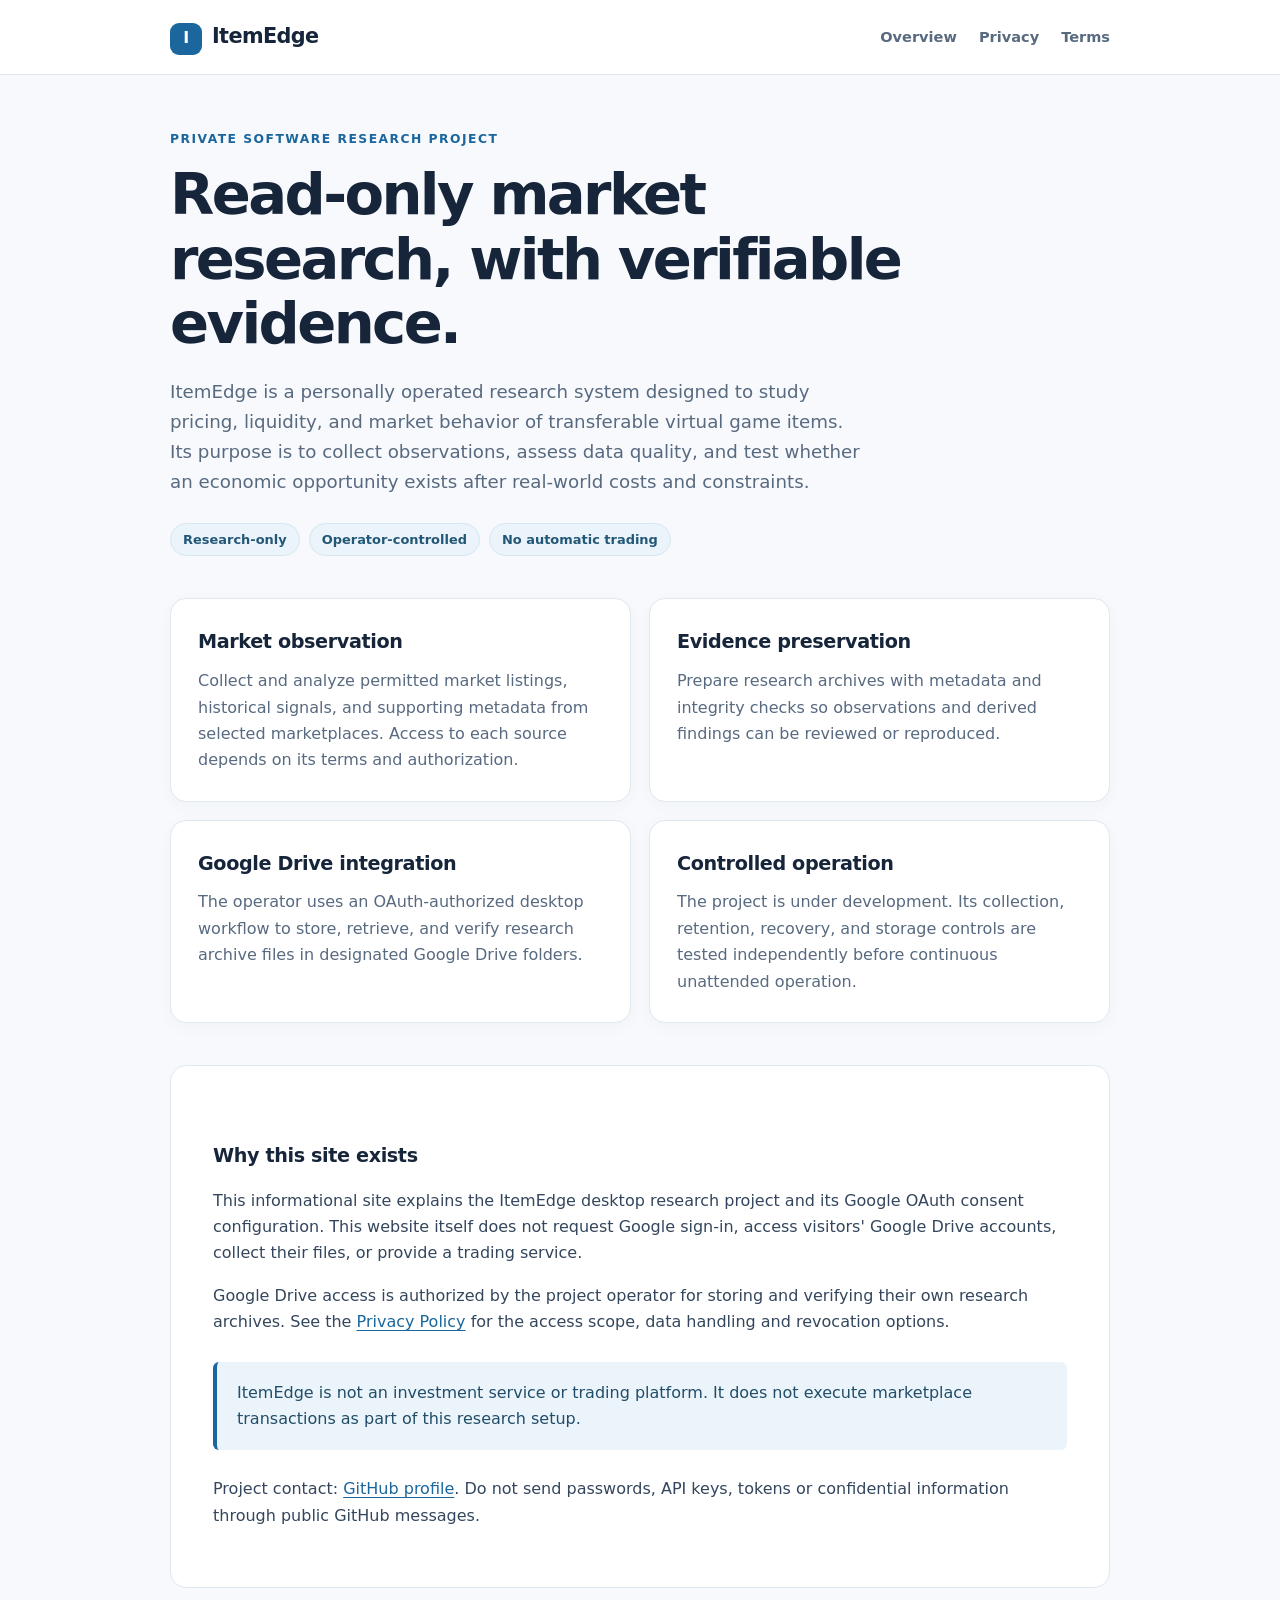
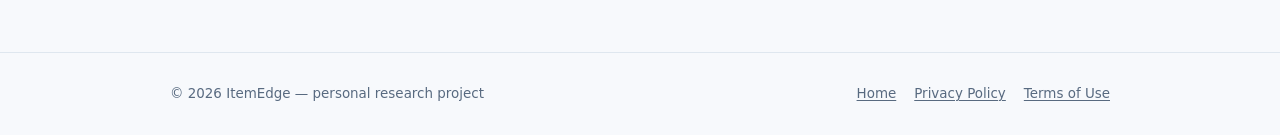
<file: index.html>
<!doctype html>
<html lang="en"><head><meta charset="utf-8"><meta name="viewport" content="width=device-width,initial-scale=1"><meta name="description" content="ItemEdge is a privately operated, read-only research project for virtual item market data and evidence archiving."><title>Market Data Research & Archiving | ItemEdge</title><link rel="stylesheet" href="styles.css"></head>
<body><header class="topbar"><div class="container toprow"><a class="brand" href="./"><span class="brandmark" aria-hidden="true">I</span>ItemEdge</a><nav aria-label="Primary navigation"><a href="./" aria-current="page">Overview</a><a href="privacy.html" >Privacy</a><a href="terms.html" >Terms</a></nav></div></header><main class="container"><section class="hero" aria-labelledby="intro-title">
<div class="eyebrow">Private software research project</div><h1 id="intro-title">Read-only market research, with verifiable evidence.</h1>
<p class="lead">ItemEdge is a personally operated research system designed to study pricing, liquidity, and market behavior of transferable virtual game items. Its purpose is to collect observations, assess data quality, and test whether an economic opportunity exists after real-world costs and constraints.</p><div class="pills"><span class="pill">Research-only</span><span class="pill">Operator-controlled</span><span class="pill">No automatic trading</span></div></section>
<section class="grid" aria-label="Project activities">
<div class="card"><h2>Market observation</h2><p>Collect and analyze permitted market listings, historical signals, and supporting metadata from selected marketplaces. Access to each source depends on its terms and authorization.</p></div>
<div class="card"><h2>Evidence preservation</h2><p>Prepare research archives with metadata and integrity checks so observations and derived findings can be reviewed or reproduced.</p></div>
<div class="card"><h2>Google Drive integration</h2><p>The operator uses an OAuth-authorized desktop workflow to store, retrieve, and verify research archive files in designated Google Drive folders.</p></div>
<div class="card"><h2>Controlled operation</h2><p>The project is under development. Its collection, retention, recovery, and storage controls are tested independently before continuous unattended operation.</p></div></section>
<section class="article"><h2>Why this site exists</h2><p>This informational site explains the ItemEdge desktop research project and its Google OAuth consent configuration. This website itself does not request Google sign-in, access visitors' Google Drive accounts, collect their files, or provide a trading service.</p><p>Google Drive access is authorized by the project operator for storing and verifying their own research archives. See the <a href="privacy.html">Privacy Policy</a> for the access scope, data handling and revocation options.</p><div class="notice">ItemEdge is not an investment service or trading platform. It does not execute marketplace transactions as part of this research setup.</div><p class="muted">Project contact: <a href="https://github.com/Shaganel">GitHub profile</a>. Do not send passwords, API keys, tokens or confidential information through public GitHub messages.</p></section></main><footer class="footer"><div class="container footerline"><span>© 2026 ItemEdge — personal research project</span><span><a href="./">Home</a><a href="privacy.html">Privacy Policy</a><a href="terms.html">Terms of Use</a></span></div></footer></body></html>
</file>
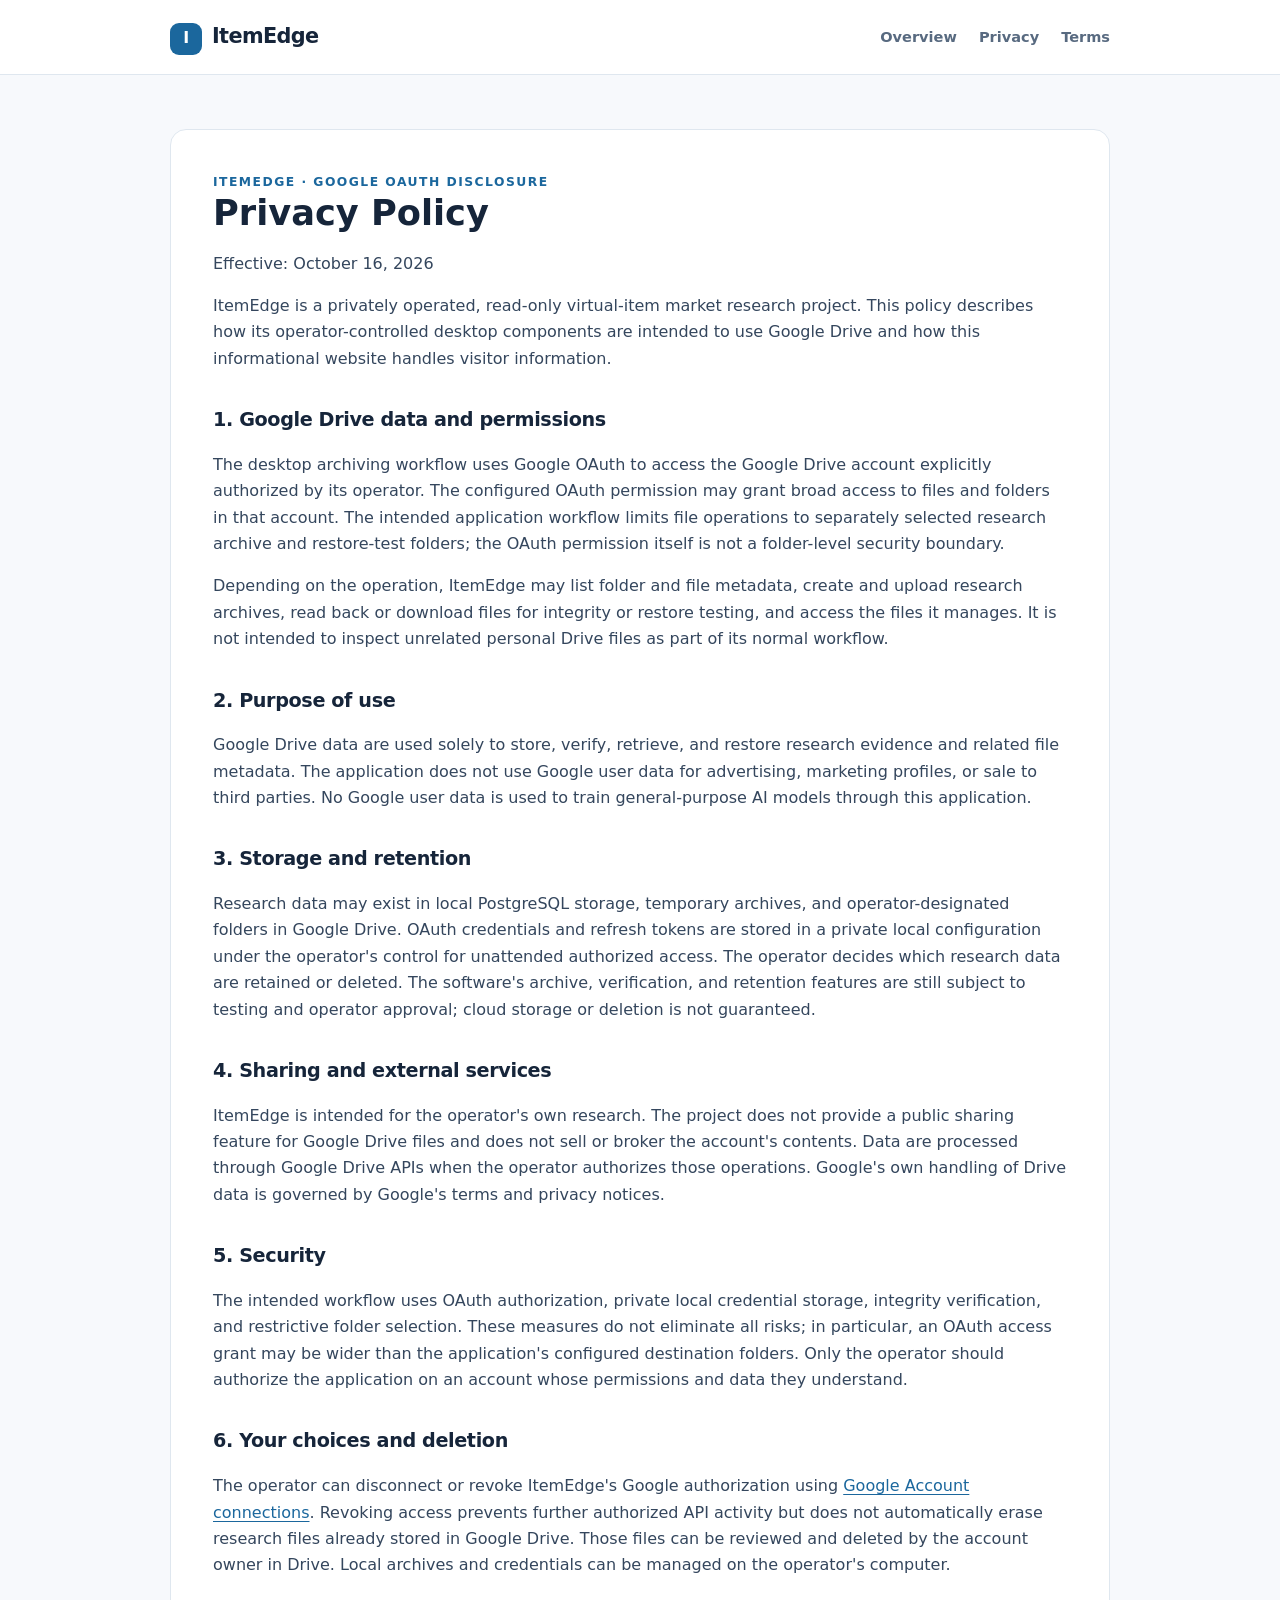
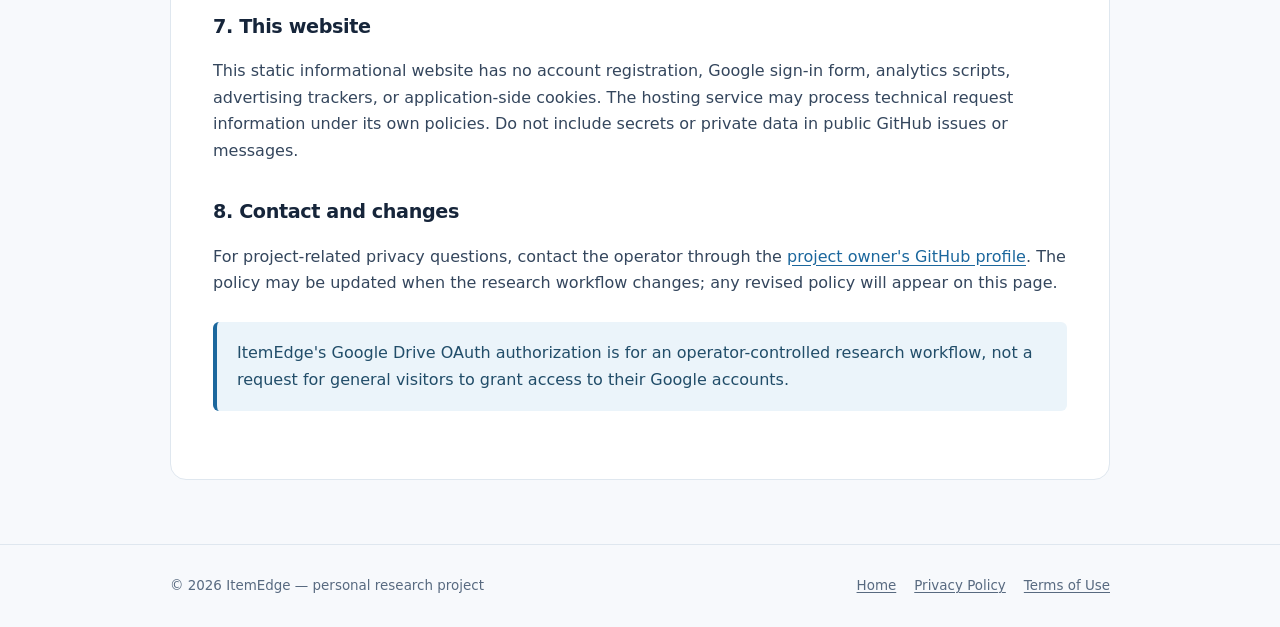
<file: privacy.html>
<!doctype html>
<html lang="en"><head><meta charset="utf-8"><meta name="viewport" content="width=device-width,initial-scale=1"><meta name="description" content="How ItemEdge's operator-controlled desktop workflow uses Google Drive and OAuth."><title>Privacy Policy | ItemEdge</title><link rel="stylesheet" href="styles.css"></head>
<body><header class="topbar"><div class="container toprow"><a class="brand" href="./"><span class="brandmark" aria-hidden="true">I</span>ItemEdge</a><nav aria-label="Primary navigation"><a href="./">Overview</a><a href="privacy.html" aria-current="page">Privacy</a><a href="terms.html" >Terms</a></nav></div></header><main class="container"><article class="article"><div class="eyebrow">ItemEdge · Google OAuth disclosure</div><h1>Privacy Policy</h1><p class="muted">Effective: October 16, 2026</p>
<p>ItemEdge is a privately operated, read-only virtual-item market research project. This policy describes how its operator-controlled desktop components are intended to use Google Drive and how this informational website handles visitor information.</p>
<h2>1. Google Drive data and permissions</h2><p>The desktop archiving workflow uses Google OAuth to access the Google Drive account explicitly authorized by its operator. The configured OAuth permission may grant broad access to files and folders in that account. The intended application workflow limits file operations to separately selected research archive and restore-test folders; the OAuth permission itself is not a folder-level security boundary.</p><p>Depending on the operation, ItemEdge may list folder and file metadata, create and upload research archives, read back or download files for integrity or restore testing, and access the files it manages. It is not intended to inspect unrelated personal Drive files as part of its normal workflow.</p>
<h2>2. Purpose of use</h2><p>Google Drive data are used solely to store, verify, retrieve, and restore research evidence and related file metadata. The application does not use Google user data for advertising, marketing profiles, or sale to third parties. No Google user data is used to train general-purpose AI models through this application.</p>
<h2>3. Storage and retention</h2><p>Research data may exist in local PostgreSQL storage, temporary archives, and operator-designated folders in Google Drive. OAuth credentials and refresh tokens are stored in a private local configuration under the operator's control for unattended authorized access. The operator decides which research data are retained or deleted. The software's archive, verification, and retention features are still subject to testing and operator approval; cloud storage or deletion is not guaranteed.</p>
<h2>4. Sharing and external services</h2><p>ItemEdge is intended for the operator's own research. The project does not provide a public sharing feature for Google Drive files and does not sell or broker the account's contents. Data are processed through Google Drive APIs when the operator authorizes those operations. Google's own handling of Drive data is governed by Google's terms and privacy notices.</p>
<h2>5. Security</h2><p>The intended workflow uses OAuth authorization, private local credential storage, integrity verification, and restrictive folder selection. These measures do not eliminate all risks; in particular, an OAuth access grant may be wider than the application's configured destination folders. Only the operator should authorize the application on an account whose permissions and data they understand.</p>
<h2>6. Your choices and deletion</h2><p>The operator can disconnect or revoke ItemEdge's Google authorization using <a href="https://myaccount.google.com/connections">Google Account connections</a>. Revoking access prevents further authorized API activity but does not automatically erase research files already stored in Google Drive. Those files can be reviewed and deleted by the account owner in Drive. Local archives and credentials can be managed on the operator's computer.</p>
<h2>7. This website</h2><p>This static informational website has no account registration, Google sign-in form, analytics scripts, advertising trackers, or application-side cookies. The hosting service may process technical request information under its own policies. Do not include secrets or private data in public GitHub issues or messages.</p>
<h2>8. Contact and changes</h2><p>For project-related privacy questions, contact the operator through the <a href="https://github.com/Shaganel">project owner's GitHub profile</a>. The policy may be updated when the research workflow changes; any revised policy will appear on this page.</p><div class="notice">ItemEdge's Google Drive OAuth authorization is for an operator-controlled research workflow, not a request for general visitors to grant access to their Google accounts.</div></article></main><footer class="footer"><div class="container footerline"><span>© 2026 ItemEdge — personal research project</span><span><a href="./">Home</a><a href="privacy.html">Privacy Policy</a><a href="terms.html">Terms of Use</a></span></div></footer></body></html>
</file>
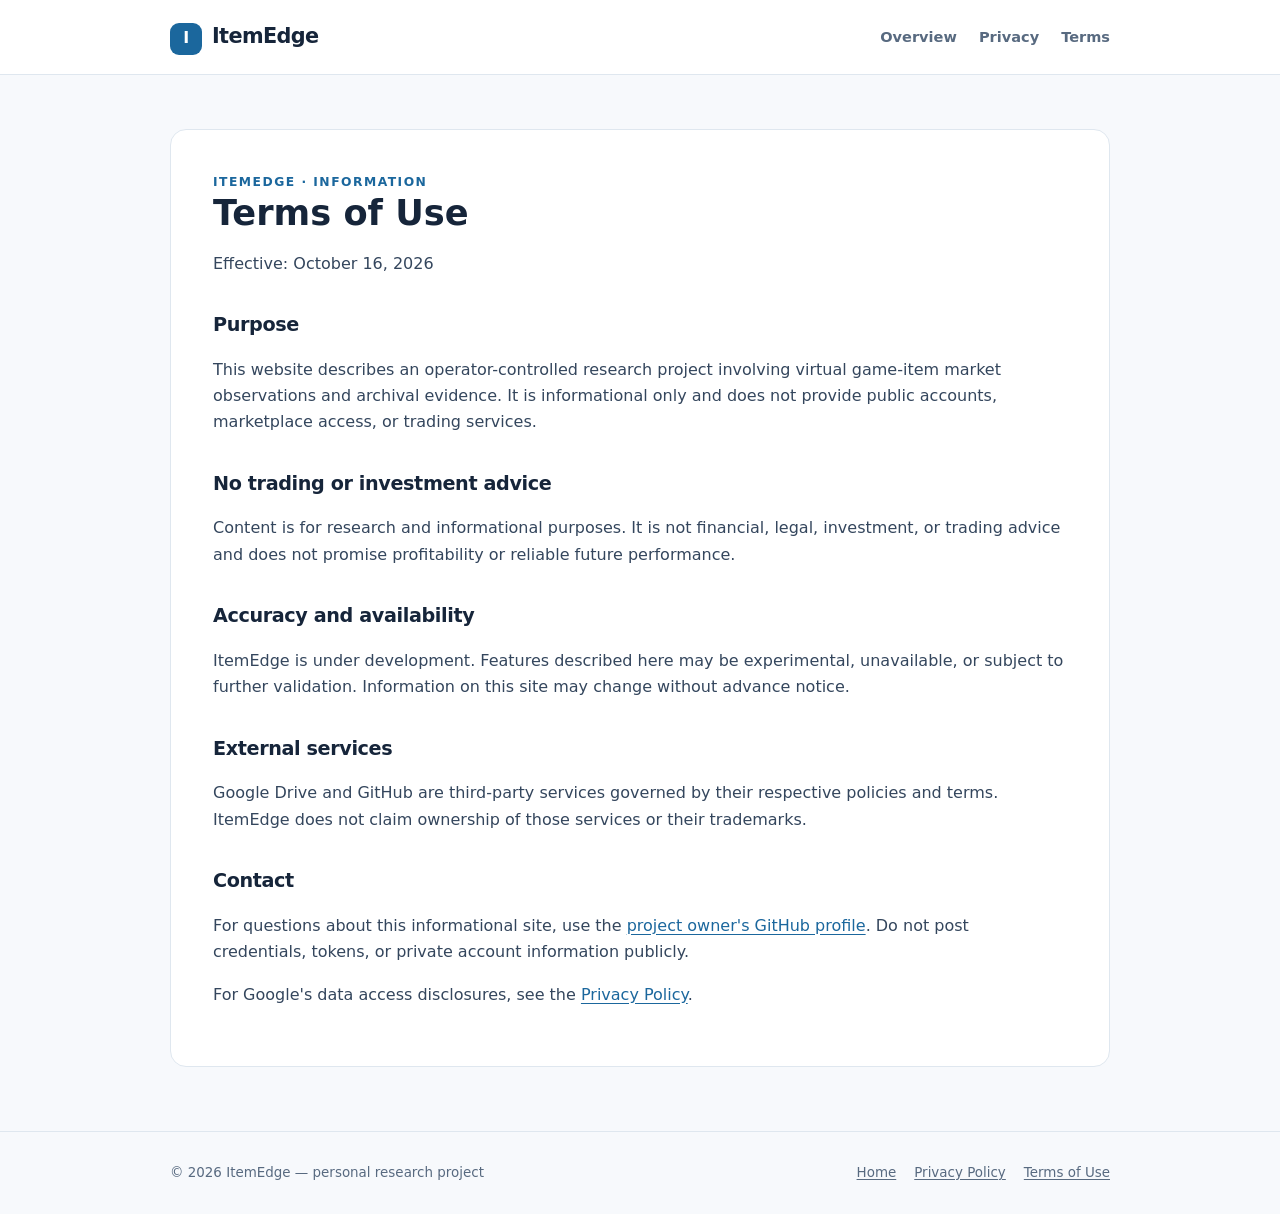
<file: terms.html>
<!doctype html>
<html lang="en"><head><meta charset="utf-8"><meta name="viewport" content="width=device-width,initial-scale=1"><meta name="description" content="Informational website terms for the privately operated ItemEdge project."><title>Terms of Use | ItemEdge</title><link rel="stylesheet" href="styles.css"></head>
<body><header class="topbar"><div class="container toprow"><a class="brand" href="./"><span class="brandmark" aria-hidden="true">I</span>ItemEdge</a><nav aria-label="Primary navigation"><a href="./">Overview</a><a href="privacy.html" >Privacy</a><a href="terms.html" aria-current="page">Terms</a></nav></div></header><main class="container"><article class="article"><div class="eyebrow">ItemEdge · Information</div><h1>Terms of Use</h1><p class="muted">Effective: October 16, 2026</p>
<h2>Purpose</h2><p>This website describes an operator-controlled research project involving virtual game-item market observations and archival evidence. It is informational only and does not provide public accounts, marketplace access, or trading services.</p>
<h2>No trading or investment advice</h2><p>Content is for research and informational purposes. It is not financial, legal, investment, or trading advice and does not promise profitability or reliable future performance.</p>
<h2>Accuracy and availability</h2><p>ItemEdge is under development. Features described here may be experimental, unavailable, or subject to further validation. Information on this site may change without advance notice.</p>
<h2>External services</h2><p>Google Drive and GitHub are third-party services governed by their respective policies and terms. ItemEdge does not claim ownership of those services or their trademarks.</p>
<h2>Contact</h2><p>For questions about this informational site, use the <a href="https://github.com/Shaganel">project owner's GitHub profile</a>. Do not post credentials, tokens, or private account information publicly.</p><p>For Google's data access disclosures, see the <a href="privacy.html">Privacy Policy</a>.</p></article></main><footer class="footer"><div class="container footerline"><span>© 2026 ItemEdge — personal research project</span><span><a href="./">Home</a><a href="privacy.html">Privacy Policy</a><a href="terms.html">Terms of Use</a></span></div></footer></body></html>
</file>
<file: styles.css>
:root{color-scheme:light;--ink:#16253a;--muted:#586a80;--accent:#1b679d;--line:#dfe7ef;--bg:#f7f9fc;--paper:#fff;--soft:#ebf4fa}
*{box-sizing:border-box}html{font-family:system-ui,-apple-system,Segoe UI,Roboto,Arial,sans-serif;line-height:1.65}body{margin:0;background:var(--bg);color:var(--ink)}
a{color:var(--accent);text-underline-offset:.18em}a:hover{text-decoration-thickness:2px}.container{width:min(940px,calc(100% - 40px));margin:auto}
.topbar{background:var(--paper);border-bottom:1px solid var(--line)}.toprow{min-height:74px;display:flex;align-items:center;justify-content:space-between;gap:20px}
.brand{font-weight:800;letter-spacing:-.03em;font-size:1.3rem;color:var(--ink);text-decoration:none}.brandmark{display:inline-grid;place-items:center;width:32px;height:32px;background:var(--accent);color:#fff;border-radius:9px;margin-right:10px;font-size:1rem}
nav{display:flex;gap:22px;flex-wrap:wrap}nav a{color:var(--muted);font-weight:600;text-decoration:none;font-size:.91rem}nav a:hover{color:var(--accent)}
main{padding:54px 0 64px}.eyebrow{color:var(--accent);text-transform:uppercase;letter-spacing:.12em;font-size:.77rem;font-weight:800}
.hero{max-width:750px}.hero h1{font-size:clamp(2.1rem,5vw,3.6rem);line-height:1.12;letter-spacing:-.045em;margin:14px 0 20px}.lead{font-size:1.14rem;max-width:700px;color:var(--muted)}
.pills{display:flex;gap:9px;flex-wrap:wrap;margin:26px 0}.pill{background:var(--soft);border:1px solid #d5e6f1;padding:5px 12px;color:#235777;border-radius:999px;font-weight:650;font-size:.81rem}
.grid{display:grid;grid-template-columns:repeat(2,minmax(0,1fr));gap:18px;margin:42px 0}.card{background:var(--paper);border:1px solid var(--line);border-radius:16px;padding:27px;box-shadow:0 4px 18px #25436208}.card h2{font-size:1.2rem;margin:0 0 10px}.card p{margin:0;color:var(--muted)}
h2{letter-spacing:-.02em}.article{background:var(--paper);padding:42px;border:1px solid var(--line);border-radius:16px}.article h1{line-height:1.2;font-size:2.2rem;margin:0 0 14px}.article h2{margin-top:32px;font-size:1.2rem}.article p,.article li{color:#34465d}.article ul{padding-left:22px}.muted{color:var(--muted)}
.notice{padding:18px 20px;background:var(--soft);border-left:4px solid var(--accent);border-radius:6px;color:#214d69;margin:26px 0}.footer{border-top:1px solid var(--line);padding:30px 0;color:var(--muted);font-size:.84rem}.footerline{display:flex;justify-content:space-between;flex-wrap:wrap;gap:10px}.footer a{color:var(--muted);margin-left:18px}
@media(max-width:650px){.toprow{align-items:flex-start;padding:16px 0;flex-direction:column;gap:12px}main{padding:35px 0}.grid{grid-template-columns:1fr;margin:30px 0}.article{padding:25px}.footer a{margin-left:0;margin-right:15px}}
</file>
